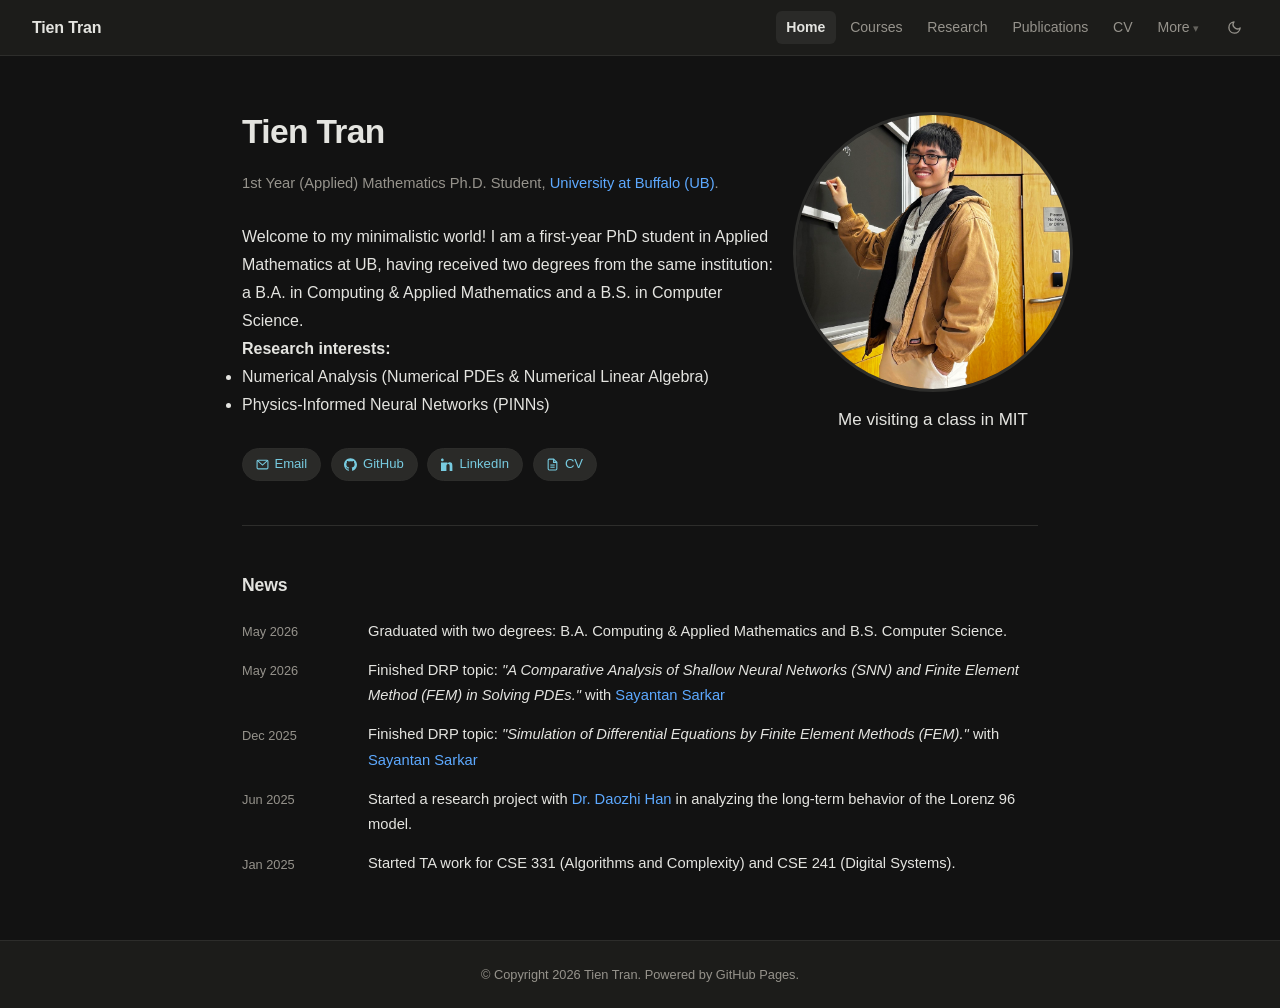
<file: index.html>
<!DOCTYPE html>
<html lang="en">
<head>
  <meta charset="UTF-8" />
  <meta name="viewport" content="width=device-width, initial-scale=1, shrink-to-fit=no" />
  <meta name="description" content="Tien Tran - Applied Mathematics PhD student at University at Buffalo." />
  <title>Tien Tran</title>

  <!-- Google Fonts -->
  <link rel="preconnect" href="https://fonts.googleapis.com" />
  <link rel="preconnect" href="https://fonts.gstatic.com" crossorigin />
  <link href="https://fonts.googleapis.com/css2?family=Newsreader:ital,opsz,wght@0,6..72,300..700;1,6..72,300..700&family=Source+Code+Pro:wght@400;500&display=swap" rel="stylesheet" />

  <!-- external CSS -->
  <link rel="stylesheet" href="css/style.css" />
</head>
<body>

  <!-- ── Navbar ── -->
  <nav id="navbar">
    <a href="/" class="nav-brand">Tien Tran</a>

    <!-- Hamburger (mobile) -->
    <div class="nav-toggle" onclick="toggleNav()" aria-label="Toggle menu">
      <span></span><span></span><span></span>
    </div>

    <ul class="nav-links" id="navLinks">
      <li><a href="/" class="active">Home</a></li>
      <li><a href="/subpages/courses.html">Courses</a></li>
      <li><a href="/subpages/research.html">Research</a></li>
      <li><a href="/subpages/publications.html">Publications</a></li>
      <li><a href="/subpages/cv.html">CV</a></li>
      <li>
        <a href="#" class="dropdown-toggle">More</a>
        <ul class="dropdown-menu">
          <li><a href="/subpages/blog.html">Blog</a></li>
          <li><a href="/subpages/menu.html">Menu</a></li>
          <li><a href="/subpages/others.html">Others</a></li>
        </ul>
      </li>
    </ul>
  </nav>

  <!-- ── Main content ── -->
  <main>
    <div class="profile-grid">

      <!-- Left: personal info -->
      <div class="profile-info">
        <h1>Tien Tran</h1>

        <div class="profile-meta">
          1st Year (Applied) Mathematics Ph.D. Student, 
          <a href="https://www.buffalo.edu/cas/math.html" target="_blank" rel="noreferrer">University at Buffalo (UB)</a>.
        </div>

        <div class="bio">
          <p>Welcome to my minimalistic world! I am a first-year PhD student in Applied Mathematics at UB, 
          having received two degrees from the same institution: a B.A. in Computing & Applied Mathematics 
          and a B.S. in Computer Science.</p>

          <p><strong>Research interests:</strong></p>
          <ul class="square-list">
            <li>Numerical Analysis (Numerical PDEs & Numerical Linear Algebra)</li>
            <li>Physics-Informed Neural Networks (PINNs)</li>
          </ul>
        </div>

        <!-- Social / contact links -->
        <div class="social-row">
          <a href="mailto:tientran@buffalo.edu">
            <svg width="13" height="13" viewBox="0 0 24 24" fill="none" stroke="currentColor" stroke-width="2">
              <rect x="2" y="4" width="20" height="16" rx="2"/>
              <polyline points="2,4 12,13 22,4"/>
            </svg>
            Email
          </a>
          <a href="https://github.com/TMTien3004" target="_blank" rel="noreferrer">
            <svg width="13" height="13" viewBox="0 0 24 24" fill="currentColor">
              <path d="M12 .3C5.37.3 0 5.67 0 12.3c0 5.3 3.44 9.8 8.2 11.4.6.1.83-.26.83-.57v-2c-3.34.72-4.04-1.6-4.04-1.6-.55-1.4-1.34-1.77-1.34-1.77-1.08-.74.08-.72.08-.72 
              1.2.08 1.83 1.23 1.83 1.23 1.07 1.83 2.8 1.3 3.48 1 .1-.78.42-1.3.76-1.6-2.67-.3-5.47-1.33-5.47-5.93 0-1.3.47-2.38 1.24-3.22-.14-.3-.54-1.52.11-3.17 0 0 1-.32 3.3 
              1.23a11.5 11.5 0 0 1 3-.4c1.02.01 2.04.14 3 .4 2.28-1.55 3.29-1.23 3.29-1.23.65 1.65.25 2.87.12 3.17.77.84 1.23 1.92 1.23 3.22 0 4.61-2.8 5.63-5.48 5.92.43.37.82 
              1.1.82 2.22v3.29c0 .32.22.69.83.57C20.56 22.1 24 17.6 24 12.3 24 5.67 18.63.3 12 .3z"/>
            </svg>
            GitHub
          </a>
          <a href="https://www.linkedin.com/in/tmtien3004/" target="_blank" rel="noreferrer">
            <svg width="13" height="13" viewBox="0 0 24 24" fill="currentColor">
              <path d="M4.98 3.5C4.98 4.88 3.87 6 2.5 6S0 4.88 0 3.5 1.12 1 2.5 1s2.48 1.12 2.48 2.5zM0 8.5h5V24H0V8.5zm7.5 0H12v2.15h.07C12.72 9.33 14.08 8 16.17 8 20.52 8 21 
              10.87 21 14.62V24h-5v-8.4c0-2-.04-4.57-2.79-4.57-2.79 0-3.22 2.18-3.22 4.43V24h-5V8.5z"/>
            </svg>
            LinkedIn
          </a>
          <a href="docs/CV___May_2026.pdf" target="_blank" rel="noreferrer">
            <svg width="13" height="13" viewBox="0 0 24 24" fill="none" stroke="currentColor" stroke-width="2">
              <path d="M14 2H6a2 2 0 0 0-2 2v16a2 2 0 0 0 2 2h12a2 2 0 0 0 2-2V8z"/>
              <polyline points="14 2 14 8 20 8"/>
              <line x1="16" y1="13" x2="8" y2="13"/>
              <line x1="16" y1="17" x2="8" y2="17"/>
            </svg>
            CV
          </a>
        </div>
      </div>

      <!-- Right: photo (enlarged, using your local image) -->
      <div class="profile-photo-wrap">
        <img class="profile-photo" src="images/Portrait.jpg" alt="Tien Tran - portrait" />
        <div class="photo-caption">Me visiting a class in MIT</div>
      </div>

    </div><!-- /.profile-grid -->

    <hr class="section-divider" />

    <!-- News section -->
    <h2 class="news-heading">News</h2>
    <ul class="news-list">
      <li>
        <span class="news-date">May 2026</span>
        <span> Graduated with two degrees: B.A. Computing & Applied Mathematics and B.S. Computer Science. </span>
      </li>
      <li>
        <span class="news-date">May 2026</span>
        <span>
          Finished DRP topic: <em>"A Comparative Analysis of Shallow Neural Networks (SNN) and Finite Element Method (FEM) in Solving PDEs."</em> 
          with <a href="https://www.linkedin.com/in/sayantan-sarkar-s117/" target="_blank" rel="noreferrer">Sayantan Sarkar</a> 
        </span>
      </li>
      <li>
        <span class="news-date">Dec 2025</span>
        <span>Finished DRP topic: <em>"Simulation of Differential Equations by Finite Element Methods (FEM)."</em> 
          with <a href="https://www.linkedin.com/in/sayantan-sarkar-s117/" target="_blank" rel="noreferrer">Sayantan Sarkar</a> </span>
      </li>
      <li>
        <span class="news-date">Jun 2025</span>
        <span>Started a research project with 
          <a href="https://sites.google.com/view/daozhi-han/home?authuser=0" target="_blank" rel="noreferrer">Dr. Daozhi Han</a> in analyzing the long-term behavior of 
          the Lorenz 96 model.</span>
      </li>
      <li>
        <span class="news-date">Jan 2025</span>
        <span>Started TA work for CSE 331 (Algorithms and Complexity) and CSE 241 (Digital Systems).</span>
      </li>
    </ul>
  </main>

  <!-- ── Footer ── -->
  <footer>&copy; Copyright <span id="yr"></span> Tien Tran. Powered by GitHub Pages.</footer>
  <script src="../js/main.js"></script>
</body>
</html>
</file>
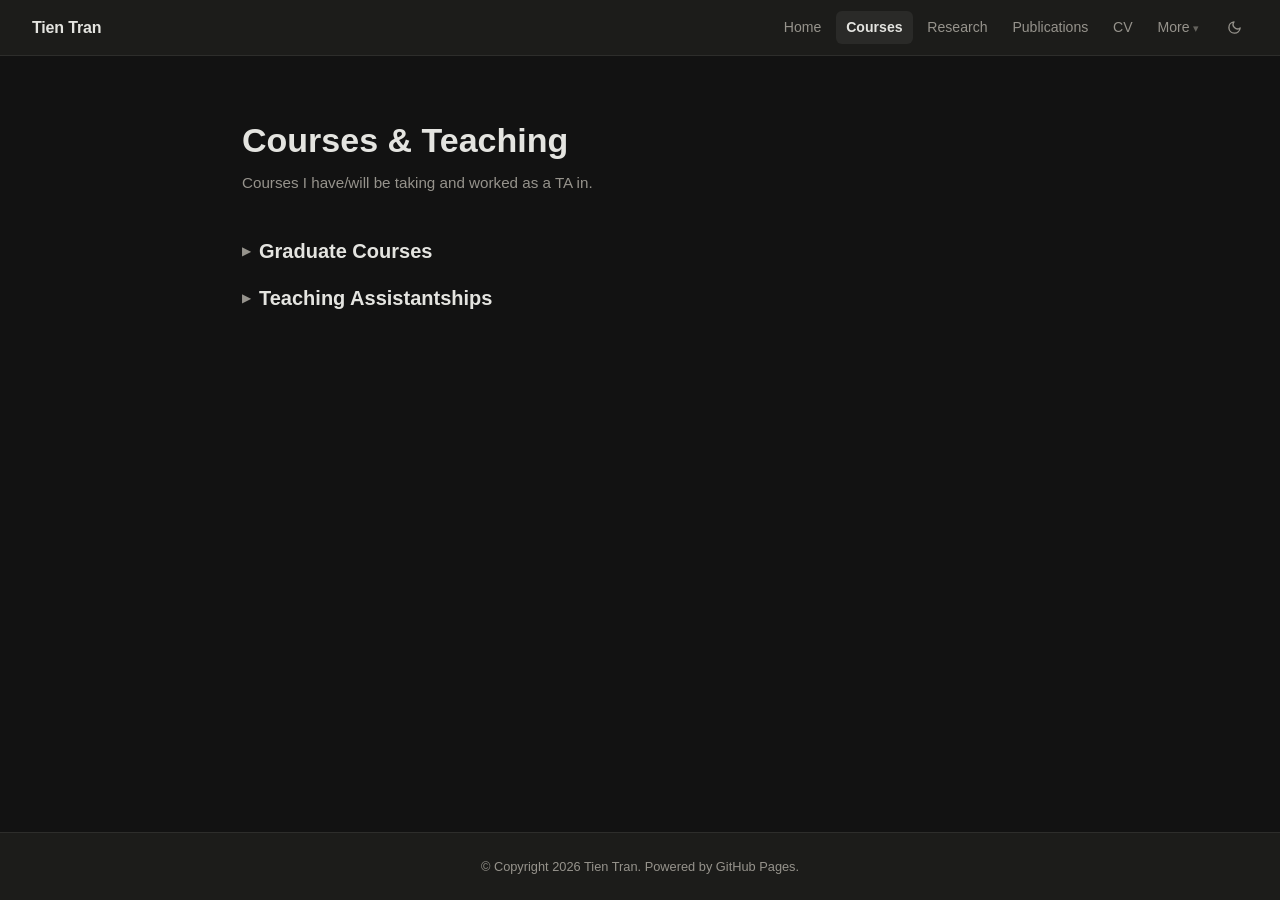
<file: subpages/courses.html>
<!DOCTYPE html>
<html lang="en">
<head>
  <meta charset="UTF-8" />
  <meta name="viewport" content="width=device-width, initial-scale=1, shrink-to-fit=no" />
  <meta name="description" content="Courses taken/will be taking and taught by Tien Tran." />
  <title>Courses</title>
  <link rel="stylesheet" href="../css/style.css" />
  <link rel="stylesheet" href="../css/pages.css" />
</head>
<body>

  <nav id="navbar">
    <a href="../index.html" class="nav-brand">Tien Tran</a>
    <div class="nav-toggle" onclick="toggleNav()" aria-label="Toggle menu">
      <span></span><span></span><span></span>
    </div>
    <ul class="nav-links" id="navLinks">
      <li><a href="../index.html">Home</a></li>
      <li><a href="courses.html" class="active">Courses</a></li>
      <li><a href="research.html">Research</a></li>
      <li><a href="publications.html">Publications</a></li>
      <li><a href="cv.html">CV</a></li>
      <li>
        <a href="#" class="dropdown-toggle">More</a>
        <ul class="dropdown-menu">
          <li><a href="/subpages/blog.html">Blog</a></li>
          <li><a href="/subpages/menu.html">Menu</a></li>
          <li><a href="/subpages/others.html">Others</a></li>
        </ul>
      </li>
    </ul>
  </nav>

  <main>
    <div class="page-container">

      <h1>Courses &amp; Teaching</h1>
      <p class="page-subtitle">Courses I have/will be taking and worked as a TA in.</p>

      <div class="toggle-section">
        <button class="toggle-heading" onclick="toggleSection(this)">
          <span class="toggle-chevron">▶</span>
          <h2 class="section-heading" style="display: inline; margin: 0;">Graduate Courses</h2>
        </button>
        <div class="toggle-content" style="display: none;">
          <ul class="course-list">
            <li>
              <span class="course-title">MTH 534 - Measure Theory</span>
              <div class="course-meta">Aug 2026 · University at Buffalo</div>
            </li>
            <li>
              <span class="course-title">MTH 537 - Intro Numeric Analysis 1</span>
              <div class="course-meta">Aug 2025, Aug 2026 · University at Buffalo</div>
            </li>
            <li>
              <span class="course-title">MTH 539 - Method of Applied Math 1</span>
              <div class="course-meta">Aug 2025, Aug 2026 · University at Buffalo</div>
            </li>
            <li>
              <span class="course-title">CSE 574 - Intro Machine Learning</span>
              <div class="course-meta">Aug 2025 · University at Buffalo</div>
            </li>
            <li>
              <span class="course-title">MTH 448/548 - Data-oriented Computing </span>
              <div class="course-meta">Jan 2025 · University at Buffalo</div>
            </li>
            <li>
              <span class="course-title">MTH 418/518 - Survey of Partial Differential Equations </span>
              <div class="course-meta">Jan 2025 · University at Buffalo</div>
            </li>
          </ul>
        </div>
      </div>

      <div class="toggle-section">
        <button class="toggle-heading" onclick="toggleSection(this)">
          <span class="toggle-chevron">▶</span>
          <h2 class="section-heading" style="display: inline; margin: 0;">Teaching Assistantships</h2>
        </button>
        <div class="toggle-content" style="display: none;">
          <ul class="course-list">
            <li>
              <span class="course-title">CSE 331 - Algorithms and Complexity</span>
              <div class="course-meta">Jan 2025, June 2025, Aug 2025, Jan 2026 · University at Buffalo</div>
            </li>
            <li>
              <span class="course-title">CSE 241 - Digital Systems</span>
              <div class="course-meta">Jan 2025 · University at Buffalo</div>
            </li>
            <li>
              <span class="course-title">CSE 341 - Computer Organization</span>
              <div class="course-meta">May 2024 · University at Buffalo</div>
            </li>
          </ul>
        </div>
      </div>

    </div>
  </main>

  <footer>
    &copy; Copyright <span id="yr"></span> Tien Tran.
    Powered by <a href="https://pages.github.com/" target="_blank" rel="noreferrer">GitHub Pages</a>.
  </footer>

  <script src="../js/main.js"></script>
</body>
</html>
</file>
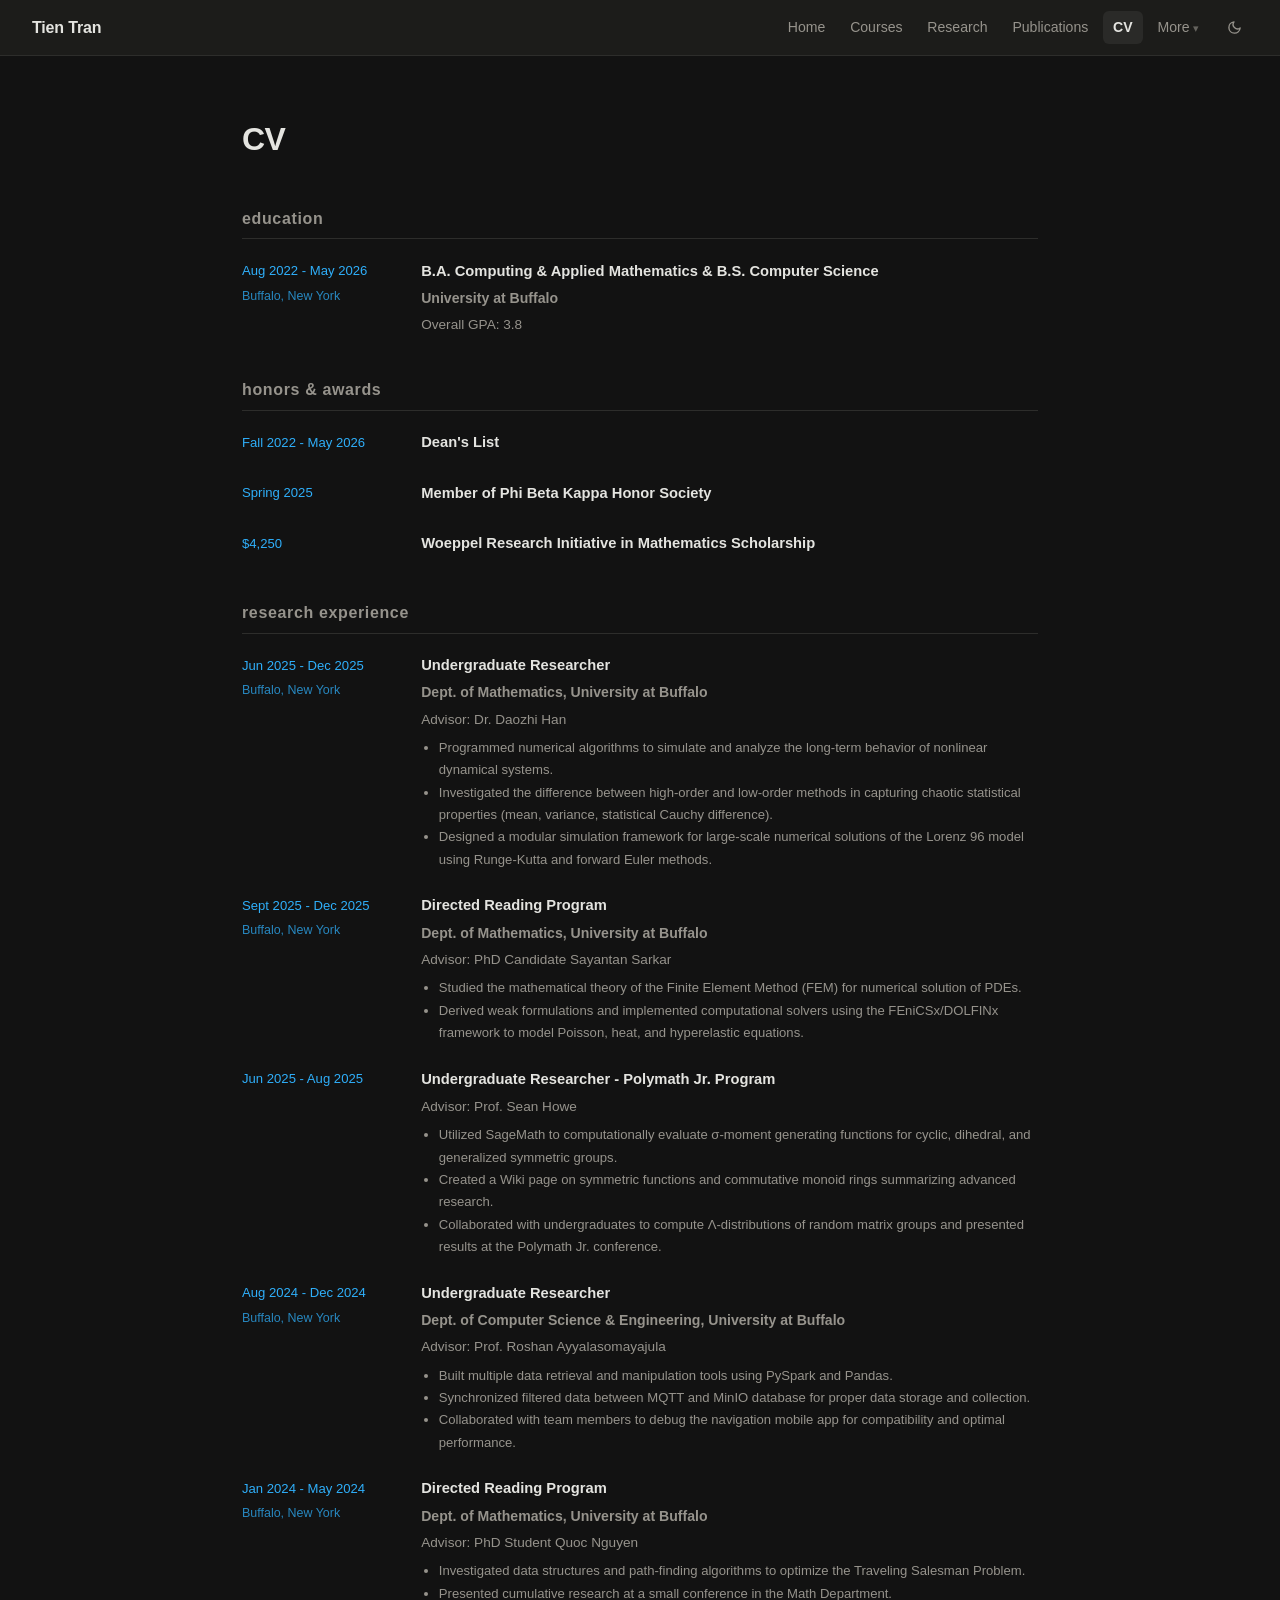
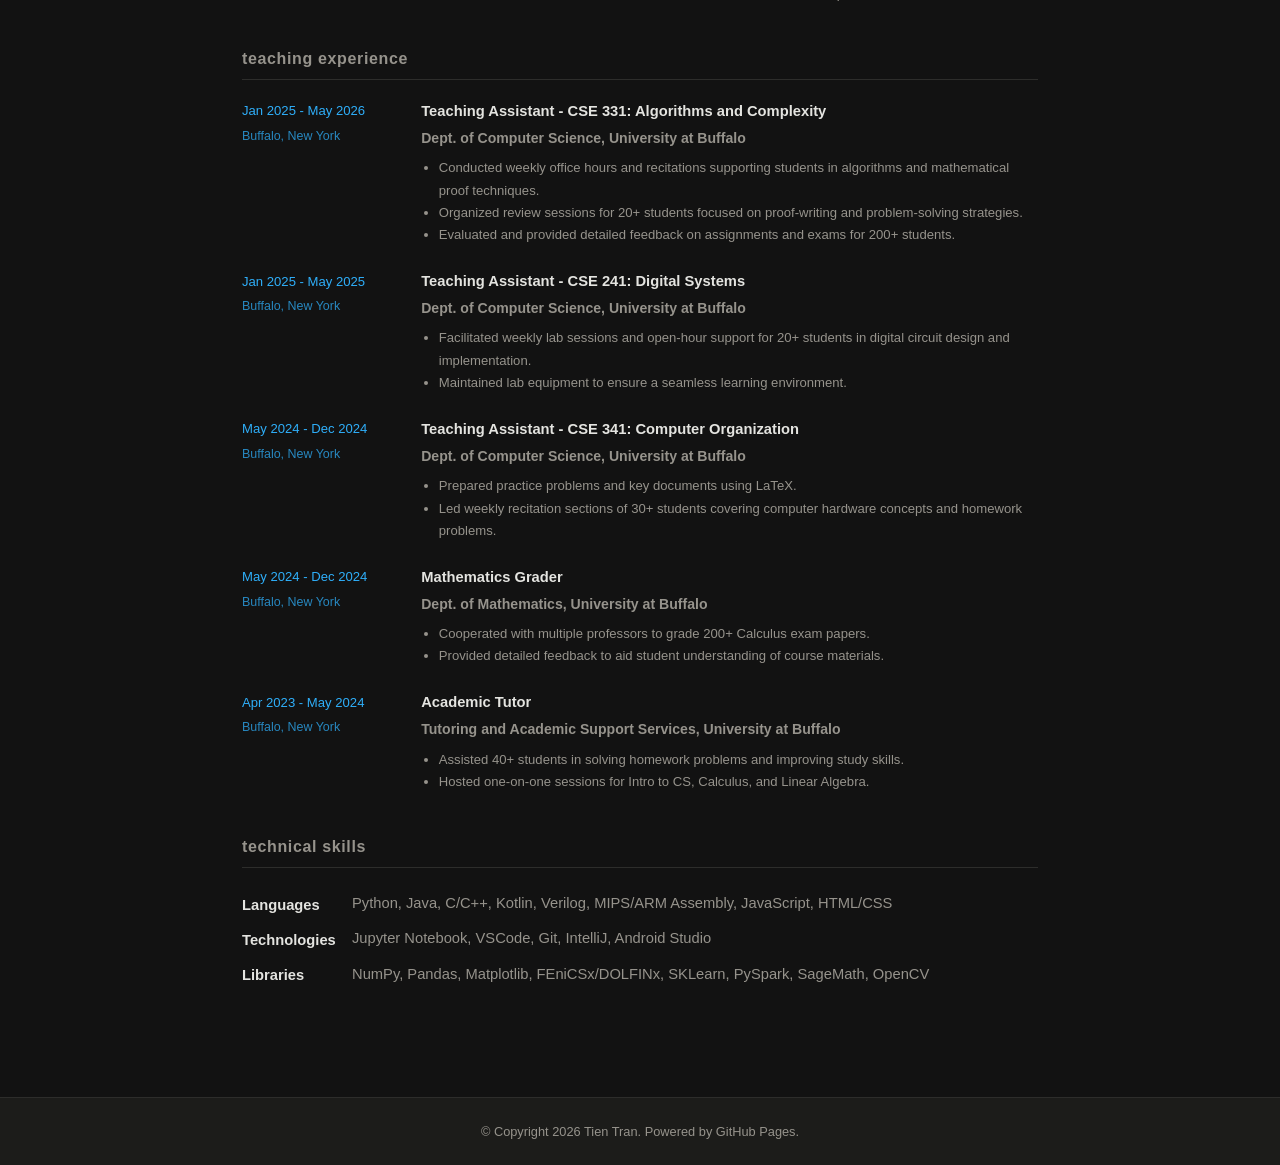
<file: subpages/cv.html>
<!DOCTYPE html>
<html lang="en">
<head>
  <meta charset="UTF-8" />
  <meta name="viewport" content="width=device-width, initial-scale=1, shrink-to-fit=no" />
  <meta name="description" content="Curriculum Vitae" />
  <title>CV</title>
  <link rel="stylesheet" href="../css/style.css" />
  <link rel="stylesheet" href="../css/pages.css" />
</head>
<body>

  <nav id="navbar">
    <a href="../index.html" class="nav-brand">Tien Tran</a>
    <div class="nav-toggle" onclick="toggleNav()" aria-label="Toggle menu">
      <span></span><span></span><span></span>
    </div>
    <ul class="nav-links" id="navLinks">
      <li><a href="../index.html">Home</a></li>
      <li><a href="courses.html">Courses</a></li>
      <li><a href="research.html">Research</a></li>
      <li><a href="publications.html">Publications</a></li>
      <li><a href="cv.html" class="active">CV</a></li>
      <li>
        <a href="#" class="dropdown-toggle">More</a>
        <ul class="dropdown-menu">
          <li><a href="/subpages/blog.html">Blog</a></li>
          <li><a href="/subpages/menu.html">Menu</a></li>
          <li><a href="/subpages/others.html">Others</a></li>
        </ul>
      </li>
    </ul>
  </nav>

  <main>
    <div class="page-container">

      <!-- Page heading + PDF download -->
      <div class="cv-header">
        <h1 class="page-title">CV</h1>
      </div>

      <!-- ── Education ─────────────────────────────── -->
      <section class="cv-section">
        <h2 class="cv-section-title">Education</h2>

        <div class="cv-entry">
          <div class="cv-entry-aside">
            <span class="cv-entry-date">Aug 2022 - May 2026</span>
            <span class="cv-entry-location">Buffalo, New York</span>
          </div>
          <div class="cv-entry-body">
            <h3 class="cv-entry-degree">
              <a href="https://www.buffalo.edu/undergrad-programs/mathematics.html" target="_blank" rel="noreferrer">B.A. Computing &amp; Applied Mathematics</a> 
                &amp; <a href="https://www.buffalo.edu/undergrad-programs/computer-science.html"> B.S. Computer Science</a>
            </h3>
            <div class="cv-entry-org">University at Buffalo</div>
            <div class="cv-entry-field">Overall GPA: 3.8</div>
          </div>
        </div>
      </section>

      <!-- ── Honors & Awards ───────────────────────── -->
      <section class="cv-section">
        <h2 class="cv-section-title">Honors &amp; Awards</h2>        
        <div class="cv-entry">
          <div class="cv-entry-aside">
            <span class="cv-entry-date">Fall 2022 - May 2026</span>
          </div>
          <div class="cv-entry-body">
            <h3 class="cv-entry-degree">Dean's List</h3>
          </div>
        </div>

        <div class="cv-entry">
          <div class="cv-entry-aside">
            <span class="cv-entry-date">Spring 2025</span>
          </div>
          <div class="cv-entry-body">
            <h3 class="cv-entry-degree">Member of Phi Beta Kappa Honor Society</h3>
          </div>
        </div>

        <div class="cv-entry">
          <div class="cv-entry-aside">
            <span class="cv-entry-date">$4,250</span>
          </div>
          <div class="cv-entry-body">
            <h3 class="cv-entry-degree">Woeppel Research Initiative in Mathematics Scholarship</h3>
          </div>
        </div>
      </section>

      <!-- ── Research Experience ───────────────────── -->
      <section class="cv-section">
        <h2 class="cv-section-title">Research Experience</h2>

        <div class="cv-entry">
          <div class="cv-entry-aside">
            <span class="cv-entry-date">Jun 2025 - Dec 2025</span>
            <span class="cv-entry-location">Buffalo, New York</span>
          </div>
          <div class="cv-entry-body">
            <h3 class="cv-entry-degree">Undergraduate Researcher</h3>
            <div class="cv-entry-org">Dept. of Mathematics, University at Buffalo</div>
            <div class="cv-entry-field">Advisor: Dr. Daozhi Han</div>
            <ul class="cv-entry-courses">
              <li>Programmed numerical algorithms to simulate and analyze the long-term behavior of nonlinear dynamical systems.</li>
              <li>Investigated the difference between high-order and low-order methods in capturing chaotic statistical properties (mean, variance, statistical Cauchy difference).</li>
              <li>Designed a modular simulation framework for large-scale numerical solutions of the Lorenz 96 model using Runge-Kutta and forward Euler methods.</li>
            </ul>
          </div>
        </div>

        <div class="cv-entry">
          <div class="cv-entry-aside">
            <span class="cv-entry-date">Sept 2025 - Dec 2025</span>
            <span class="cv-entry-location">Buffalo, New York</span>
          </div>
          <div class="cv-entry-body">
            <h3 class="cv-entry-degree">Directed Reading Program</h3>
            <div class="cv-entry-org">Dept. of Mathematics, University at Buffalo</div>
            <div class="cv-entry-field">Advisor: PhD Candidate Sayantan Sarkar</div>
            <ul class="cv-entry-courses">
              <li>Studied the mathematical theory of the Finite Element Method (FEM) for numerical solution of PDEs.</li>
              <li>Derived weak formulations and implemented computational solvers using the FEniCSx/DOLFINx framework to model Poisson, heat, and hyperelastic equations.</li>
            </ul>
          </div>
        </div>

        <div class="cv-entry">
          <div class="cv-entry-aside">
            <span class="cv-entry-date">Jun 2025 - Aug 2025</span>
          </div>
          <div class="cv-entry-body">
            <h3 class="cv-entry-degree">Undergraduate Researcher - Polymath Jr. Program</h3>
            <div class="cv-entry-field">Advisor: Prof. Sean Howe</div>
            <ul class="cv-entry-courses">
              <li>Utilized SageMath to computationally evaluate σ-moment generating functions for cyclic, dihedral, and generalized symmetric groups.</li>
              <li>Created a Wiki page on symmetric functions and commutative monoid rings summarizing advanced research.</li>
              <li>Collaborated with undergraduates to compute Λ-distributions of random matrix groups and presented results at the Polymath Jr. conference.</li>
            </ul>
          </div>
        </div>

        <div class="cv-entry">
          <div class="cv-entry-aside">
            <span class="cv-entry-date">Aug 2024 - Dec 2024</span>
            <span class="cv-entry-location">Buffalo, New York</span>
          </div>
          <div class="cv-entry-body">
            <h3 class="cv-entry-degree">Undergraduate Researcher</h3>
            <div class="cv-entry-org">Dept. of Computer Science &amp; Engineering, University at Buffalo</div>
            <div class="cv-entry-field">Advisor: Prof. Roshan Ayyalasomayajula</div>
            <ul class="cv-entry-courses">
              <li>Built multiple data retrieval and manipulation tools using PySpark and Pandas.</li>
              <li>Synchronized filtered data between MQTT and MinIO database for proper data storage and collection.</li>
              <li>Collaborated with team members to debug the navigation mobile app for compatibility and optimal performance.</li>
            </ul>
          </div>
        </div>

        <div class="cv-entry">
          <div class="cv-entry-aside">
            <span class="cv-entry-date">Jan 2024 - May 2024</span>
            <span class="cv-entry-location">Buffalo, New York</span>
          </div>
          <div class="cv-entry-body">
            <h3 class="cv-entry-degree">Directed Reading Program</h3>
            <div class="cv-entry-org">Dept. of Mathematics, University at Buffalo</div>
            <div class="cv-entry-field">Advisor: PhD Student Quoc Nguyen</div>
            <ul class="cv-entry-courses">
              <li>Investigated data structures and path-finding algorithms to optimize the Traveling Salesman Problem.</li>
              <li>Presented cumulative research at a small conference in the Math Department.</li>
            </ul>
          </div>
        </div>
      </section>

      <!-- ── Teaching Experience ───────────────────── -->
      <section class="cv-section">
        <h2 class="cv-section-title">Teaching Experience</h2>

        <div class="cv-entry">
          <div class="cv-entry-aside">
            <span class="cv-entry-date">Jan 2025 - May 2026</span>
            <span class="cv-entry-location">Buffalo, New York</span>
          </div>
          <div class="cv-entry-body">
            <h3 class="cv-entry-degree">Teaching Assistant - CSE 331: Algorithms and Complexity</h3>
            <div class="cv-entry-org">Dept. of Computer Science, University at Buffalo</div>
            <ul class="cv-entry-courses">
              <li>Conducted weekly office hours and recitations supporting students in algorithms and mathematical proof techniques.</li>
              <li>Organized review sessions for 20+ students focused on proof-writing and problem-solving strategies.</li>
              <li>Evaluated and provided detailed feedback on assignments and exams for 200+ students.</li>
            </ul>
          </div>
        </div>

        <div class="cv-entry">
          <div class="cv-entry-aside">
            <span class="cv-entry-date">Jan 2025 - May 2025</span>
            <span class="cv-entry-location">Buffalo, New York</span>
          </div>
          <div class="cv-entry-body">
            <h3 class="cv-entry-degree">Teaching Assistant - CSE 241: Digital Systems</h3>
            <div class="cv-entry-org">Dept. of Computer Science, University at Buffalo</div>
            <ul class="cv-entry-courses">
              <li>Facilitated weekly lab sessions and open-hour support for 20+ students in digital circuit design and implementation.</li>
              <li>Maintained lab equipment to ensure a seamless learning environment.</li>
            </ul>
          </div>
        </div>

        <div class="cv-entry">
          <div class="cv-entry-aside">
            <span class="cv-entry-date">May 2024 - Dec 2024</span>
            <span class="cv-entry-location">Buffalo, New York</span>
          </div>
          <div class="cv-entry-body">
            <h3 class="cv-entry-degree">Teaching Assistant - CSE 341: Computer Organization</h3>
            <div class="cv-entry-org">Dept. of Computer Science, University at Buffalo</div>
            <ul class="cv-entry-courses">
              <li>Prepared practice problems and key documents using LaTeX.</li>
              <li>Led weekly recitation sections of 30+ students covering computer hardware concepts and homework problems.</li>
            </ul>
          </div>
        </div>

        <div class="cv-entry">
          <div class="cv-entry-aside">
            <span class="cv-entry-date">May 2024 - Dec 2024</span>
            <span class="cv-entry-location">Buffalo, New York</span>
          </div>
          <div class="cv-entry-body">
            <h3 class="cv-entry-degree">Mathematics Grader</h3>
            <div class="cv-entry-org">Dept. of Mathematics, University at Buffalo</div>
            <ul class="cv-entry-courses">
              <li>Cooperated with multiple professors to grade 200+ Calculus exam papers.</li>
              <li>Provided detailed feedback to aid student understanding of course materials.</li>
            </ul>
          </div>
        </div>

        <div class="cv-entry">
          <div class="cv-entry-aside">
            <span class="cv-entry-date">Apr 2023 - May 2024</span>
            <span class="cv-entry-location">Buffalo, New York</span>
          </div>
          <div class="cv-entry-body">
            <h3 class="cv-entry-degree">Academic Tutor</h3>
            <div class="cv-entry-org">Tutoring and Academic Support Services, University at Buffalo</div>
            <ul class="cv-entry-courses">
              <li>Assisted 40+ students in solving homework problems and improving study skills.</li>
              <li>Hosted one-on-one sessions for Intro to CS, Calculus, and Linear Algebra.</li>
            </ul>
          </div>
        </div>
      </section>

      <!-- ── Technical Skills ──────────────────────── -->
      <section class="cv-section">
        <h2 class="cv-section-title">Technical Skills</h2>
        <table class="cv-table cv-skills-table">
          <tbody>
            <tr>
              <th>Languages</th>
              <td>Python, Java, C/C++, Kotlin, Verilog, MIPS/ARM Assembly, JavaScript, HTML/CSS</td>
            </tr>
            <tr>
              <th>Technologies</th>
              <td>Jupyter Notebook, VSCode, Git, IntelliJ, Android Studio</td>
            </tr>
            <tr>
              <th>Libraries</th>
              <td>NumPy, Pandas, Matplotlib, FEniCSx/DOLFINx, SKLearn, PySpark, SageMath, OpenCV</td>
            </tr>
          </tbody>
        </table>
      </section>

    </div>
  </main>

  <footer>
    &copy; Copyright <span id="yr"></span> Tien Tran.
    Powered by <a href="https://pages.github.com/" target="_blank" rel="noreferrer">GitHub Pages</a>.
  </footer>

  <script src="../js/main.js"></script>
</body>
</html>
</file>
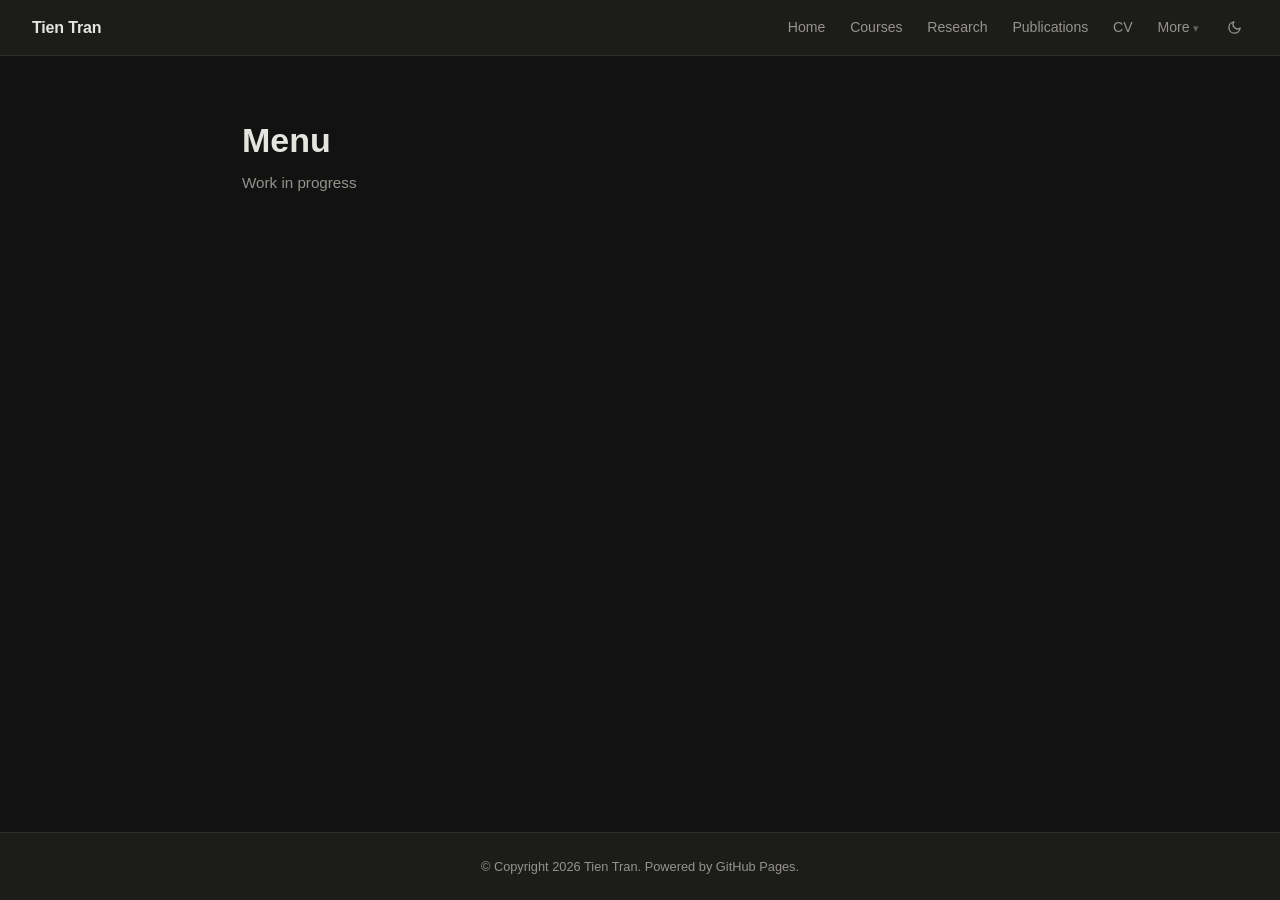
<file: subpages/menu.html>
<!DOCTYPE html>
<html lang="en">
<head>
  <meta charset="UTF-8" />
  <meta name="viewport" content="width=device-width, initial-scale=1, shrink-to-fit=no" />
  <meta name="description" content="Menu by Tien Tran." />
  <title>Menu</title>
  <link rel="stylesheet" href="../css/style.css" />
  <link rel="stylesheet" href="../css/pages.css" />
</head>
<body>

  <nav id="navbar">
    <a href="../index.html" class="nav-brand">Tien Tran</a>
    <div class="nav-toggle" onclick="toggleNav()" aria-label="Toggle menu">
      <span></span><span></span><span></span>
    </div>
    <ul class="nav-links" id="navLinks">
      <li><a href="../index.html">Home</a></li>
      <li><a href="courses.html">Courses</a></li>
      <li><a href="research.html">Research</a></li>
      <li><a href="publications.html">Publications</a></li>
      <li><a href="cv.html">CV</a></li>
      <li>
        <a href="#" class="dropdown-toggle">More</a>
        <ul class="dropdown-menu">
          <li><a href="/subpages/blog.html">Blog</a></li>
          <li><a href="/subpages/menu.html" class="active">Menu</a></li>
          <li><a href="/subpages/others.html">Others</a></li>
        </ul>
      </li>
    </ul>
  </nav>

  <main>
    <div class="page-container">
      <h1>Menu</h1>
      <p class="page-subtitle">Work in progress</p>
    </div>
  </main>

  <footer>
    &copy; Copyright <span id="yr"></span> Tien Tran.
    Powered by <a href="https://pages.github.com/" target="_blank" rel="noreferrer">GitHub Pages</a>.
  </footer>

  <script src="../js/main.js"></script>
</body>
</html>
</file>
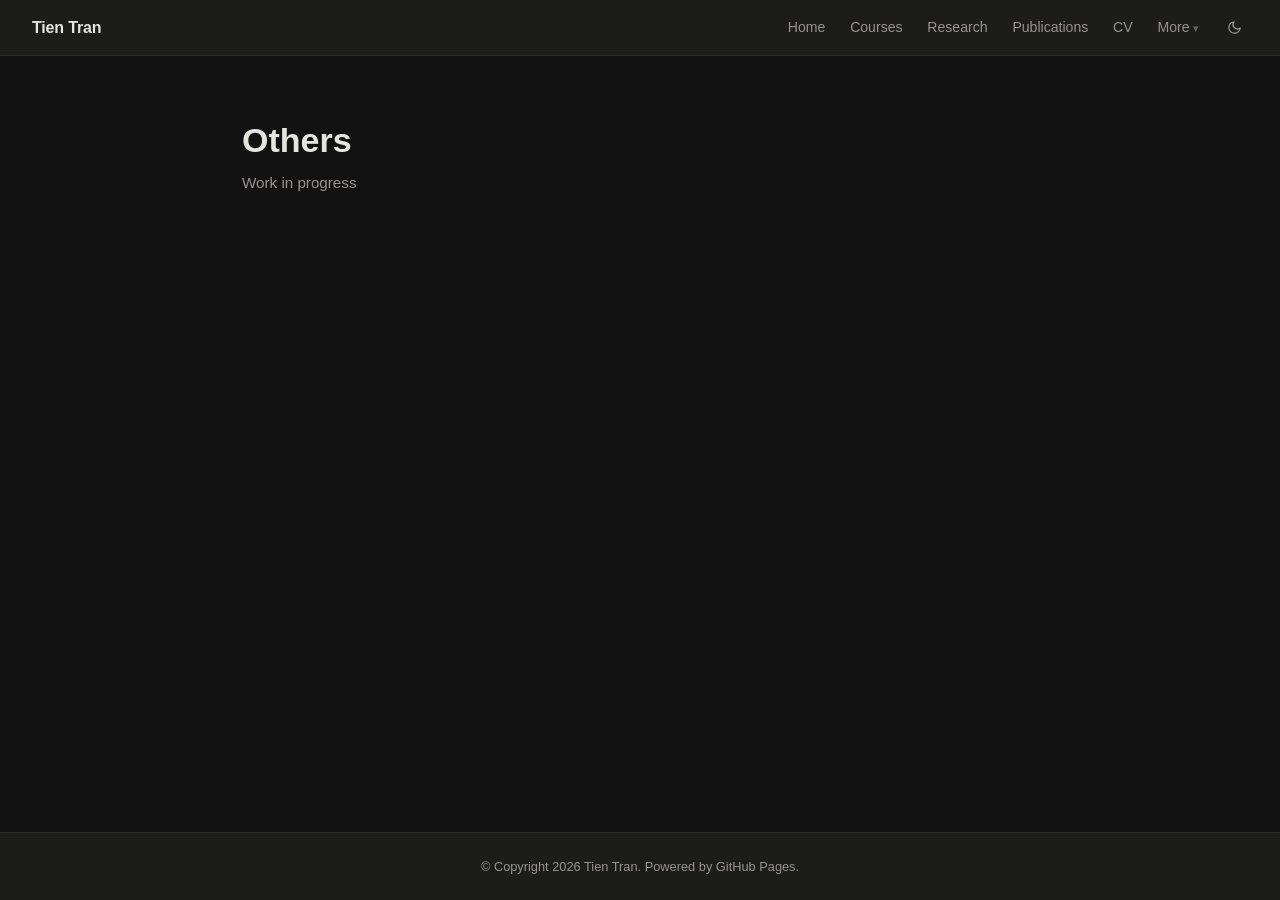
<file: subpages/others.html>
<!DOCTYPE html>
<html lang="en">
<head>
  <meta charset="UTF-8" />
  <meta name="viewport" content="width=device-width, initial-scale=1, shrink-to-fit=no" />
  <meta name="description" content="Other content by Tien Tran." />
  <title>Others</title>
  <link rel="stylesheet" href="../css/style.css" />
  <link rel="stylesheet" href="../css/pages.css" />
</head>
<body>

  <nav id="navbar">
    <a href="../index.html" class="nav-brand">Tien Tran</a>
    <div class="nav-toggle" onclick="toggleNav()" aria-label="Toggle menu">
      <span></span><span></span><span></span>
    </div>
    <ul class="nav-links" id="navLinks">
      <li><a href="../index.html">Home</a></li>
      <li><a href="courses.html">Courses</a></li>
      <li><a href="research.html">Research</a></li>
      <li><a href="publications.html">Publications</a></li>
      <li><a href="cv.html">CV</a></li>
      <li>
        <a href="#" class="dropdown-toggle">More</a>
        <ul class="dropdown-menu">
          <li><a href="/subpages/blog.html">Blog</a></li>
          <li><a href="/subpages/menu.html">Menu</a></li>
          <li><a href="/subpages/others.html" class="active">Others</a></li>
        </ul>
      </li>
    </ul>
  </nav>

  <main>
    <div class="page-container">
      <h1>Others</h1>
      <p class="page-subtitle">Work in progress</p>
    </div>
  </main>

  <footer>
    &copy; Copyright <span id="yr"></span> Tien Tran.
    Powered by <a href="https://pages.github.com/" target="_blank" rel="noreferrer">GitHub Pages</a>.
  </footer>

  <script src="../js/main.js"></script>
</body>
</html>
</file>
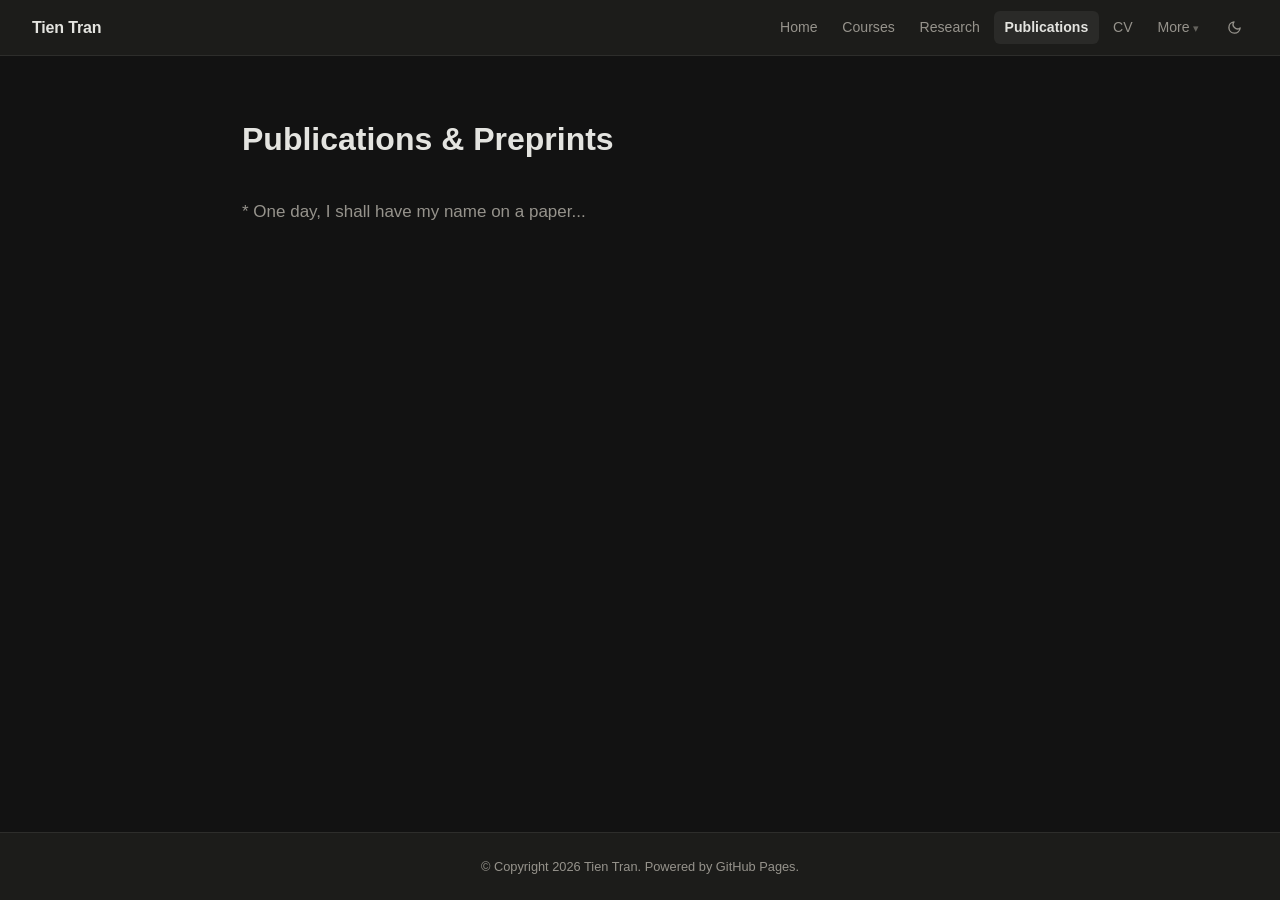
<file: subpages/publications.html>
<!DOCTYPE html>
<html lang="en">
<head>
  <meta charset="UTF-8" />
  <meta name="viewport" content="width=device-width, initial-scale=1" />
  <title>Publications</title>
  <link rel="preconnect" href="https://fonts.googleapis.com" />
  <link rel="preconnect" href="https://fonts.gstatic.com" crossorigin />
  <link href="https://fonts.googleapis.com/css2?family=Newsreader:ital,opsz,wght@0,6..72,300..700;1,6..72,300..700&family=Source+Code+Pro:wght@400;500&display=swap" rel="stylesheet" />
  <link rel="stylesheet" href="../css/style.css" />
  <style>
    .pub-item { margin-bottom: 1.5rem; }
    .pub-title { font-weight: 600; font-size: 1rem; }
    .pub-authors { font-style: italic; color: var(--muted); font-size: 0.9rem; }
    .pub-venue { font-family: var(--mono); font-size: 0.8rem; margin-top: 0.2rem; }
    .pub-links { margin-top: 0.3rem; }
    .pub-links a { font-size: 0.8rem; margin-right: 1rem; }
  </style>
</head>
<body>
  <nav id="navbar">
    <a href="../index.html" class="nav-brand">Tien Tran</a>
    <div class="nav-toggle" onclick="toggleNav()"><span></span><span></span><span></span></div>
    <ul class="nav-links" id="navLinks">
      <li><a href="../index.html">Home</a></li>
      <li><a href="courses.html">Courses</a></li>
      <li><a href="research.html">Research</a></li>
      <li><a href="publications.html" class="active">Publications</a></li>
      <li><a href="cv.html">CV</a></li>
      <li><a href="#" class="dropdown-toggle">More</a>
        <ul class="dropdown-menu">
          <li><a href="/subpages/blog.html">Blog</a></li>
          <li><a href="/subpages/menu.html">Menu</a></li>
          <li><a href="/subpages/others.html">Others</a></li>
        </ul>
      </li>
    </ul>
  </nav>

  <main>
    <div style="max-width: 800px; margin: 0 auto;">
      <h1 style="font-size: 2rem; margin-bottom: 1rem;">Publications & Preprints</h1>

      <p style="margin-top: 2rem; color: var(--muted);">* One day, I shall have my name on a paper...</p>
    </div>
  </main>

  <footer>&copy; Copyright <span id="yr"></span> Tien Tran. Powered by GitHub Pages.</footer>
  <script src="../js/main.js"></script>
</body>
</html>
</file>
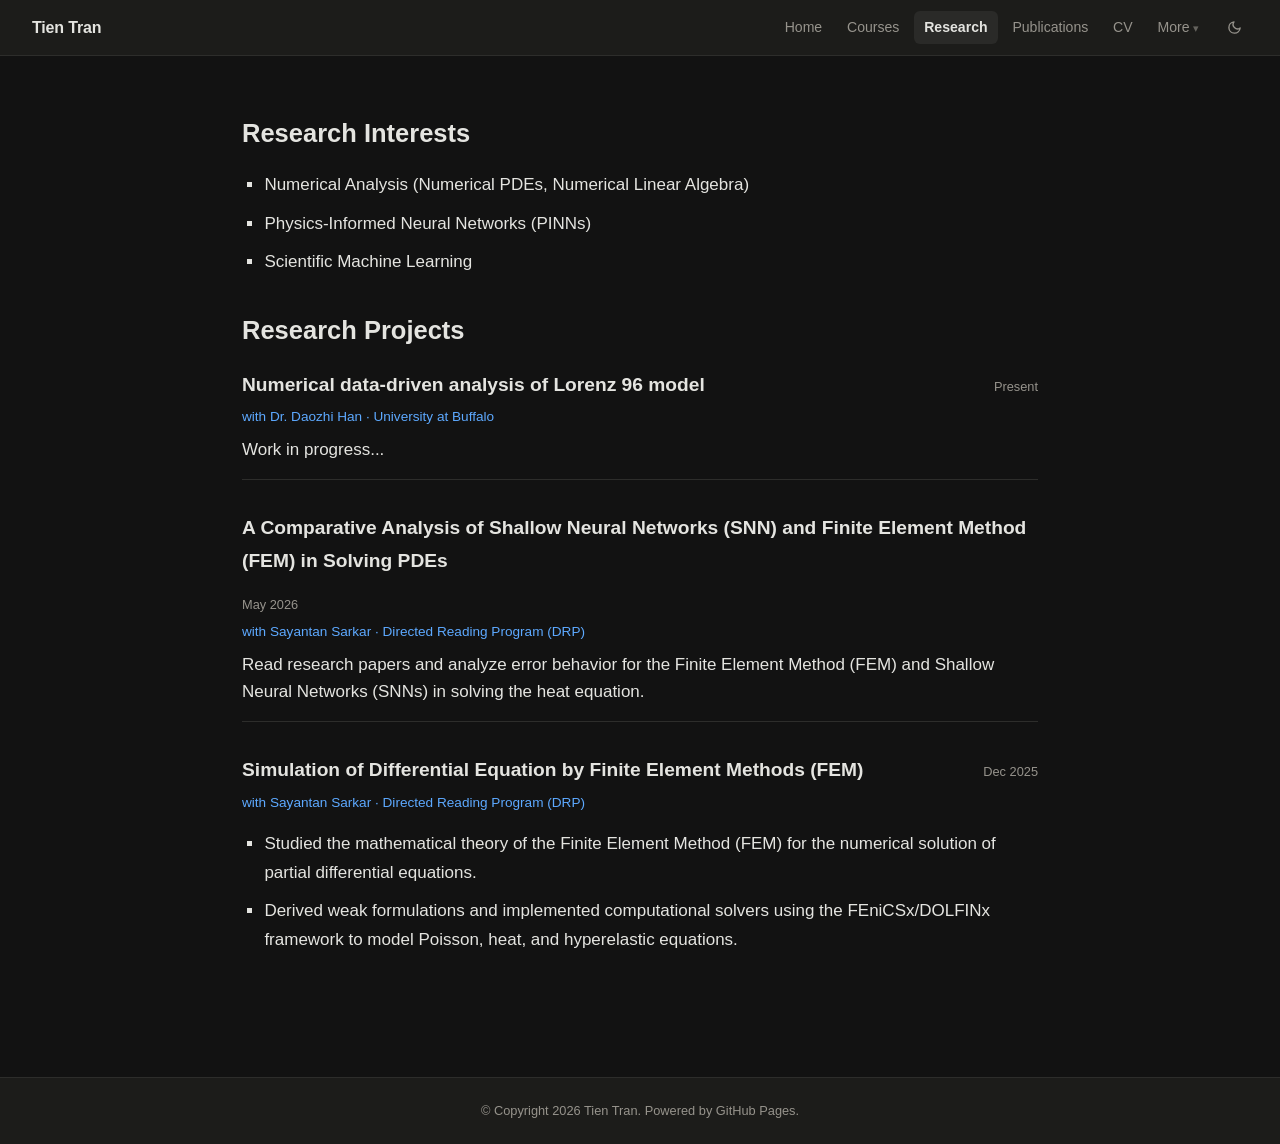
<file: subpages/research.html>
<!DOCTYPE html>
<html lang="en">
<head>
  <meta charset="UTF-8" />
  <meta name="viewport" content="width=device-width, initial-scale=1" />
  <title>Research</title>
  <link rel="preconnect" href="https://fonts.googleapis.com" />
  <link rel="preconnect" href="https://fonts.gstatic.com" crossorigin />
  <link href="https://fonts.googleapis.com/css2?family=Newsreader:ital,opsz,wght@0,6..72,300..700;1,6..72,300..700&family=Source+Code+Pro:wght@400;500&display=swap" rel="stylesheet" />
  <link rel="stylesheet" href="../css/style.css" />
  <link rel="stylesheet" href="../css/pages.css" />
  <style>
    .research-item { margin-bottom: 2rem; padding-bottom: 1rem; border-bottom: 1px solid var(--border, #e2e0db); }
    .research-item:last-child { border-bottom: none; }
    .research-title { font-size: 1.2rem; font-weight: 600; display: flex; flex-wrap: wrap; justify-content: space-between; align-items: baseline; gap: 1rem; }
    .research-date { font-family: var(--mono); font-size: 0.8rem; color: var(--muted); }
    .research-meta { font-size: 0.85rem; color: var(--accent); margin: 0.25rem 0 0.5rem; }
    .research-item p { margin: 0; line-height: 1.6; }
  </style>
</head>
<body>
  <nav id="navbar">
    <a href="../index.html" class="nav-brand">Tien Tran</a>
    <div class="nav-toggle" onclick="toggleNav()"><span></span><span></span><span></span></div>
    <ul class="nav-links" id="navLinks">
      <li><a href="../index.html">Home</a></li>
      <li><a href="courses.html">Courses</a></li>
      <li><a href="research.html" class="active">Research</a></li>
      <li><a href="publications.html">Publications</a></li>
      <li><a href="cv.html">CV</a></li>
      <li>
        <a href="#" class="dropdown-toggle">More</a>
        <ul class="dropdown-menu">
          <li><a href="/subpages/blog.html">Blog</a></li>
          <li><a href="/subpages/menu.html">Menu</a></li>
          <li><a href="/subpages/others.html">Others</a></li>
        </ul>
      </li>
    </ul>
  </nav>

  <main>
    <div class="page-container">
      <section>
        <h1>Research Interests</h1>
        <ul class="square-list">
          <li>Numerical Analysis (Numerical PDEs, Numerical Linear Algebra)</li>
          <li>Physics-Informed Neural Networks (PINNs)</li>
          <li>Scientific Machine Learning</li>
        </ul>
      </section>

      <section>
        <h1 style="margin-top: 2rem; margin-bottom: 1rem">Research Projects</h1>

        <div class="research-item">
          <div class="research-title">Numerical data-driven analysis of Lorenz 96 model <span class="research-date">Present</span></div>
          <div class="research-meta">with <a href="https://sites.google.com/view/daozhi-han/home" target="_blank" rel="noreferrer">Dr. Daozhi Han</a> · University at Buffalo</div>
          <p>Work in progress...</p>
        </div>

        <div class="research-item">
          <div class="research-title">A Comparative Analysis of Shallow Neural Networks (SNN) and Finite Element Method (FEM) in Solving PDEs<span class="research-date">May 2026</span></div>
          <div class="research-meta">with <a href="https://www.linkedin.com/in/sayantan-sarkar-s117/" target="_blank" rel="noreferrer">Sayantan Sarkar</a> · Directed Reading Program (DRP)</div>
          <p>Read research papers and analyze error behavior for the Finite Element Method (FEM) and Shallow Neural Networks (SNNs) in solving the heat equation.</p>
        </div>

        <div class="research-item">
          <div class="research-title">Simulation of Differential Equation by Finite Element Methods (FEM) <span class="research-date">Dec 2025</span></div>
          <div class="research-meta">with <a href="https://www.linkedin.com/in/sayantan-sarkar-s117/" target="_blank" rel="noreferrer">Sayantan Sarkar</a> · Directed Reading Program (DRP)</div>
          <ul class="square-list">
            <li>Studied the mathematical theory of the Finite Element Method (FEM) for the numerical solution of partial differential equations.</li>
            <li>Derived weak formulations and implemented computational solvers using the FEniCSx/DOLFINx framework to model Poisson, heat, and hyperelastic equations.</li>
          </ul>
        </div>
      </section>
    </div>
  </main>

  <footer>&copy; Copyright <span id="yr"></span> Tien Tran. Powered by GitHub Pages.</footer>
  <script src="../js/main.js"></script>
</body>
</html>
</file>
<file: css/style.css>
/* ── Reset & base ─────────────────────────────────────────── */
*, *::before, *::after { box-sizing: border-box; margin: 0; padding: 0; }

/* Baseline colors are now Night Mode */
:root {
  --bg:        #121212;
  --surface:   #1c1c1a;
  --border:    #2d2d2b;
  --text:      #e4e4e0;
  --muted:     #96938c;
  --accent:    #5da9ff;
  --accent-h:  #8ec3ff;
  --nav-h:     56px;
  --radius:    6px;
  --font:      Arial, Helvetica, sans-serif;
}

/* ── Light Mode Variables Overrides ── */
body.light-mode {
  --bg:        #fafaf8;
  --surface:   #ffffff;
  --border:    #e2e0db;
  --text:      #1a1a18;
  --muted:     #6b6860;
  --accent:    #2a52a0;
  --accent-h:  #1c3a72;
}

html { scroll-behavior: smooth; }

body {
  font-family: var(--font);
  font-size: 17px;
  line-height: 1.7;
  background: var(--bg);
  color: var(--text);
  min-height: 100vh;
  display: flex;
  flex-direction: column;
  transition: background-color 0.2s ease, color 0.2s ease, border-color 0.2s ease;
}

a {
  color: var(--accent);
  text-decoration: none;
  transition: color .15s;
}
a:hover { color: var(--accent-h); text-decoration: underline; }

/* ── Navbar ───────────────────────────────────────────────── */
nav {
  position: sticky;
  top: 0;
  z-index: 100;
  height: var(--nav-h);
  background: var(--surface);
  border-bottom: 1px solid var(--border);
  display: flex;
  align-items: center;
  padding: 0 2rem;
}

.nav-brand {
  font-family: var(--font);
  font-size: 1rem;
  font-weight: 700;
  letter-spacing: -.01em;
  color: var(--text);
  white-space: nowrap;
}
.nav-brand:hover { color: var(--accent); text-decoration: none; }

.nav-links {
  display: flex;
  align-items: center;
  gap: .25rem;
  margin-left: auto;
  list-style: none;
}

.nav-links li { 
  position: relative; 
  display: inline-flex;
  align-items: center;
  height: var(--nav-h);
}

.nav-links a {
  font-family: var(--font);
  display: block;
  padding: .3rem .65rem;
  border-radius: var(--radius);
  font-size: .88rem;
  color: var(--muted);
  transition: background .15s, color .15s;
}

.nav-links a:hover,
.nav-links a.active {
  background: #2a2a28;
  color: var(--text);
  text-decoration: none;
}
.nav-links a.active { font-weight: 700; }

/* Light mode hover overrides */
body.light-mode .nav-links a:hover,
body.light-mode .nav-links a.active {
  background: #f0eeea;
}

/* Dropdown Submenu Mechanics */
.dropdown-toggle::after {
  content: ' ▾';
  font-size: .7rem;
  opacity: .6;
}

.dropdown-menu {
  display: none;
  position: absolute;
  right: 0;
  top: 100%; 
  background: var(--surface);
  border: 1px solid var(--border);
  border-radius: var(--radius);
  min-width: 140px;
  list-style: none;
  box-shadow: 0 4px 16px rgba(0,0,0,.3);
  z-index: 200;
}

body.light-mode .dropdown-menu {
  box-shadow: 0 4px 16px rgba(0,0,0,.08);
}

.dropdown-menu li {
  width: 100%;
  height: auto;
}

.dropdown-menu li a {
  font-family: var(--font);
  border-radius: 0;
  padding: .45rem 1rem;
  display: block;
  color: var(--muted);
  width: 100%;
}
.dropdown-menu li:first-child a { border-radius: var(--radius) var(--radius) 0 0; }
.dropdown-menu li:last-child  a { border-radius: 0 0 var(--radius) var(--radius); }

.nav-links li:hover .dropdown-menu { 
  display: block; 
}

/* Theme Toggle Button */
.theme-toggle {
  background: none;
  border: none;
  cursor: pointer;
  color: var(--muted);
  display: inline-flex;
  align-items: center;
  justify-content: center;
  padding: 6px;
  margin-left: 0.75rem;
  border-radius: 50%;
  transition: background .15s, color .15s;
}
.theme-toggle:hover {
  background: #2a2a28;
  color: var(--text);
}
body.light-mode .theme-toggle:hover {
  background: #f0eeea;
}

/* Hamburger menu button */
.nav-toggle {
  display: none;
  flex-direction: column;
  gap: 5px;
  cursor: pointer;
  margin-left: auto;
  padding: 4px;
}
.nav-toggle span {
  display: block;
  width: 22px;
  height: 2px;
  background: var(--text);
  border-radius: 2px;
  transition: .3s;
}

/* ── Main layout ──────────────────────────────────────────── */
main {
  flex: 1;
  max-width: 860px;
  width: 100%;
  margin: 0 auto;
  padding: 3.5rem 2rem 4rem;
}

.profile-grid {
  display: grid;
  grid-template-columns: 1fr 210px;
  gap: 3rem;
  align-items: start;
}

.profile-info h1 {
  font-family: var(--font);
  font-size: 2.1rem;
  font-weight: 700;
  line-height: 1.2;
  margin-bottom: 1.1rem;
  letter-spacing: -.02em;
}

.profile-meta {
  font-family: var(--font);
  font-size: .92rem;
  color: var(--muted);
  line-height: 1.9;
  margin-bottom: 1.6rem;
}
.profile-meta strong { color: var(--text); font-weight: 700; }

.bio {
  font-family: var(--font);
  font-size: 1rem;
  line-height: 1.75;
  margin-bottom: 1.8rem;
}

/* Social media connections row buttons */
.social-row {
  display: flex;
  gap: .6rem;
  flex-wrap: wrap;
}
.social-row a {
  font-family: var(--font);
  display: inline-flex;
  align-items: center;
  gap: .35rem;
  font-size: .82rem;
  color: #77cbe0;
  background: #2a2a28;
  border: 1px solid var(--border);
  border-radius: 20px;
  padding: .25rem .8rem;
  transition: background .15s, color .15s;
}
.social-row a:hover {
  background: var(--accent);
  color: #fff;
  border-color: var(--accent);
  text-decoration: none;
}

body.light-mode .social-row a { 
  background: #f0eeea; 
  color: #000000; /* Fixed: Black text in light mode */
}
body.light-mode .social-row a:hover { 
  background: var(--accent); 
  color: #fff; 
}

/* Portrait image frame */
.profile-photo {
  width: 280px;
  height: 280px;
  border-radius: 50%;
  object-fit: cover;
  border: 3px solid var(--border, #e2e0db);
  background: #2a2a28;
  display: block;
}
.profile-photo-wrap {
  display: flex;
  flex-direction: column;
  align-items: center;
  gap: 0.9rem;
}

body.light-mode .profile-photo { background: #e8e6e0; }

/* ── Section divider ──────────────────────────────────────── */
.section-divider {
  border: none;
  border-top: 1px solid var(--border);
  margin: 2.8rem 0;
}

/* ── News feed log styling ─────────────────────────────────── */
.news-heading {
  font-family: var(--font);
  font-size: 1.1rem;
  font-weight: 700;
  margin-bottom: 1.1rem;
  letter-spacing: -.01em;
}

.news-list {
  list-style: none;
  display: flex;
  flex-direction: column;
  gap: .9rem;
}
.news-list li {
  display: grid;
  grid-template-columns: 110px 1fr;
  gap: 1rem;
  font-size: .92rem;
  font-family: var(--font);
}
.news-date {
  font-family: var(--font);
  font-size: .8rem;
  color: var(--muted);
  padding-top: .15rem;
}

/* ── Footer bar ───────────────────────────────────────────── */
footer {
  border-top: 1px solid var(--border);
  background: var(--surface);
  text-align: center;
  padding: 1.4rem 2rem;
  font-size: .8rem;
  color: var(--muted);
  font-family: var(--font);
}
footer a { color: var(--muted); }

/* ── Responsive breakpoints ────────────────────────────────── */
@media (max-width: 640px) {
  .nav-links, .theme-toggle { display: none; }
  .nav-toggle { display: flex; }
  
  nav.open .nav-links {
    display: flex;
    flex-direction: column;
    position: absolute;
    top: var(--nav-h);
    left: 0; right: 0;
    background: var(--surface);
    border-bottom: 1px solid var(--border);
    padding: .75rem 1.5rem 1rem;
    gap: .1rem;
    height: auto;
  }
  
  nav.open .nav-links li {
    height: auto;
    width: 100%;
    align-items: flex-start;
    flex-direction: column;
  }
  
  nav.open .nav-links li:hover .dropdown-menu {
    display: block;
    position: static;
    box-shadow: none;
    border: none;
    padding-left: 1rem;
    background: transparent;
  }

  .profile-grid {
    grid-template-columns: 1fr;
    gap: 2rem;
  }
  .profile-photo-wrap { flex-direction: row; align-items: center; justify-content: center; gap: 1.2rem; }
  .profile-photo { width: 160px; height: 160px; }
}
</file>
<file: css/pages.css>
/* ── Shared page shell ─────────────────────────── */
.page-container {
  max-width: 800px;
  margin: 0 auto;
}

.page-title {
  font-family: var(--font);
  font-size: 2rem;
  font-weight: 700;
  margin-bottom: 0.4rem;
  letter-spacing: -.02em;
}

.page-subtitle {
  font-family: var(--font);
  color: var(--muted);
  margin-bottom: 2rem;
  font-size: 0.95rem;
}

.page-note {
  margin-top: 2rem;
  color: var(--muted);
  font-size: 0.9rem;
  font-family: var(--font);
}

/* Section sub-headings (courses, research interests) */
.section-heading {
  font-family: var(--font);
  font-size: 1.25rem;
  font-weight: 700;
  margin: 2rem 0 1rem;
  color: var(--text);
}

/* ── Toggle sections (Notion-style) ────────────── */
.toggle-section {
  margin-bottom: 0rem;
}

.toggle-heading {
  background: none;
  border: none;
  padding: 0.75rem 0;
  cursor: pointer;
  display: flex;
  align-items: center;
  gap: 0.5rem;
  width: 100%;
  text-align: left;
  transition: background-color 0.2s;
  border-radius: 4px;
}

.toggle-heading:hover {
  background-color: var(--border, rgba(0, 0, 0, 0.05));
}

.toggle-chevron {
  display: inline-flex;
  align-items: center;
  justify-content: center;
  font-size: 0.75rem;
  transition: transform 0.2s ease;
  color: var(--muted);
  flex-shrink: 0;
}

.toggle-content {
  margin-left: 1.5rem;
  margin-bottom: 1.5rem;
  max-height: 100vh;
  overflow: hidden;
  transition: max-height 0.2s ease, margin-bottom 0.2s ease;
}

/* ── Courses ───────────────────────────────────── */
.course-list {
  list-style: none;
  display: flex;
  flex-direction: column;
  gap: 0.9rem;
}

.course-list li {
  border-left: 3px solid var(--accent);
  padding-left: 1rem;
}

.square-list {
  list-style-type: square;
  list-style-position: outside;
  padding-left: 1.4rem;
  margin-top: 1rem;
  display: block;
}

.square-list li {
  margin-bottom: 0.6rem;
}

.course-title {
  font-family: var(--font);
  font-weight: 700;
  font-size: 1rem;
  display: block;
}

.course-meta {
  font-family: var(--font);
  font-size: 0.82rem;
  color: var(--muted);
  margin-top: 0.2rem;
}

/* ── Publications ──────────────────────────────── */
.pub-item {
  margin-bottom: 1.8rem;
  padding-bottom: 1.4rem;
  border-bottom: 1px solid var(--border);
}
.pub-item:last-of-type {
  border-bottom: none;
}

.pub-title {
  font-family: var(--font);
  font-weight: 700;
  font-size: 1rem;
  margin-bottom: 0.25rem;
}

.pub-authors {
  font-family: var(--font);
  font-style: italic;
  color: var(--muted);
  font-size: 0.9rem;
}

.pub-venue {
  font-family: var(--font);
  font-size: 0.82rem;
  color: var(--muted);
  margin-top: 0.15rem;
}

.pub-links {
  margin-top: 0.4rem;
}
.pub-links a {
  font-family: var(--font);
  font-size: 0.82rem;
  margin-right: 1rem;
}

/* ── Research ──────────────────────────────────── */
.research-item {
  margin-bottom: 2rem;
  padding-bottom: 1.2rem;
  border-bottom: 1px solid var(--border);
}
.research-item:last-of-type {
  border-bottom: none;
}

.research-title {
  font-family: var(--font);
  font-size: 1.1rem;
  font-weight: 700;
  display: flex;
  flex-wrap: wrap;
  justify-content: space-between;
  align-items: baseline;
  gap: 0.5rem;
  margin-bottom: 0.25rem;
}

.research-date {
  font-family: var(--font);
  font-size: 0.8rem;
  color: var(--muted);
  font-weight: 400;
}

.research-meta {
  font-family: var(--font);
  font-size: 0.88rem;
  color: var(--accent);
  margin-bottom: 0.5rem;
}

.interest-list {
  list-style: square;
  padding-left: 1.5rem;
  margin-top: 0.75rem;
  display: flex;
  flex-direction: column;
  gap: 0.35rem;
  font-family: var(--font);
  font-size: 0.95rem;
}

/* ── CV ────────────────────────────────────────── */

/* Header row: "cv" title + PDF link */
.cv-header {
  display: flex;
  align-items: baseline;
  gap: 1rem;
  margin-bottom: 2rem;
}

.cv-pdf-link {
  display: inline-flex;
  align-items: center;
  gap: 0.3rem;
  font-family: var(--font);
  font-size: 0.82rem;
  color: var(--muted);
  border: 1px solid var(--border);
  border-radius: 20px;
  padding: 0.2rem 0.7rem;
  transition: background .15s, color .15s;
  text-decoration: none;
}
.cv-pdf-link:hover {
  background: var(--accent);
  color: #fff;
  border-color: var(--accent);
}

/* Section block */
.cv-section {
  margin-bottom: 2.5rem;
}

.cv-section-title {
  font-family: var(--font);
  font-size: 1rem;
  font-weight: 700;
  text-transform: lowercase;
  letter-spacing: .04em;
  color: var(--muted);
  border-bottom: 1px solid var(--border);
  padding-bottom: 0.4rem;
  margin-bottom: 1.2rem;
}

/* Basics table */
.cv-table {
  border-collapse: collapse;
  font-family: var(--font);
  font-size: 0.92rem;
  width: 100%;
  max-width: 480px;
}
.cv-table th,
.cv-table td {
  padding: 0.3rem 0.75rem 0.3rem 0;
  text-align: left;
  vertical-align: top;
  border: none;
}
.cv-table th {
  font-weight: 700;
  color: var(--text);
  width: 120px;
  white-space: nowrap;
}
.cv-table td {
  color: var(--muted);
}

/* CV entries (education, awards) */
.cv-entry {
  display: grid;
  grid-template-columns: 160px 1fr;
  gap: 1.2rem;
  margin-bottom: 1.4rem;
}

.cv-entry-aside {
  display: flex;
  flex-direction: column;
  gap: 0.2rem;
  padding-top: 0.1rem;
}

.cv-entry-date {
  font-family: var(--font);
  font-size: 0.82rem;
  color: #2faffa;
}

.cv-entry-location {
  font-family: var(--font);
  font-size: 0.78rem;
  color: #2faffa;
  opacity: 0.75;
}

.cv-entry-degree {
  font-family: var(--font);
  font-size: 0.92rem;
  font-weight: 700;
  margin: 0 0 0.2rem;
}
.cv-entry-degree a {
  color: var(--text);
}
.cv-entry-degree a:hover {
  color: var(--accent);
}

.cv-entry-org {
  font-family: var(--font);
  font-size: 0.88rem;
  font-weight: 700;
  color: var(--muted);
}

.cv-entry-field {
  font-family: var(--font);
  font-size: 0.85rem;
  color: var(--muted);
  margin-top: 0.15rem;
}

.cv-entry-courses {
  list-style: disc;
  padding-left: 1.1rem;
  margin-top: 0.4rem;
  font-family: var(--font);
  font-size: 0.82rem;
  color: var(--muted);
}

/* Responsive – stack cv-entry on narrow screens */
@media (max-width: 560px) {
  .cv-entry {
    grid-template-columns: 1fr;
    gap: 0.4rem;
  }
  .cv-entry-aside {
    flex-direction: row;
    gap: 0.6rem;
  }
  .research-title {
    flex-direction: column;
  }
}

/* ── CV skills table (wider than basics table) ── */
.cv-skills-table {
  max-width: 100%;
}
.cv-skills-table th {
  width: 110px;
  vertical-align: top;
  padding-top: 0.35rem;
}
.cv-skills-table td {
  line-height: 1.6;
}
</file>
